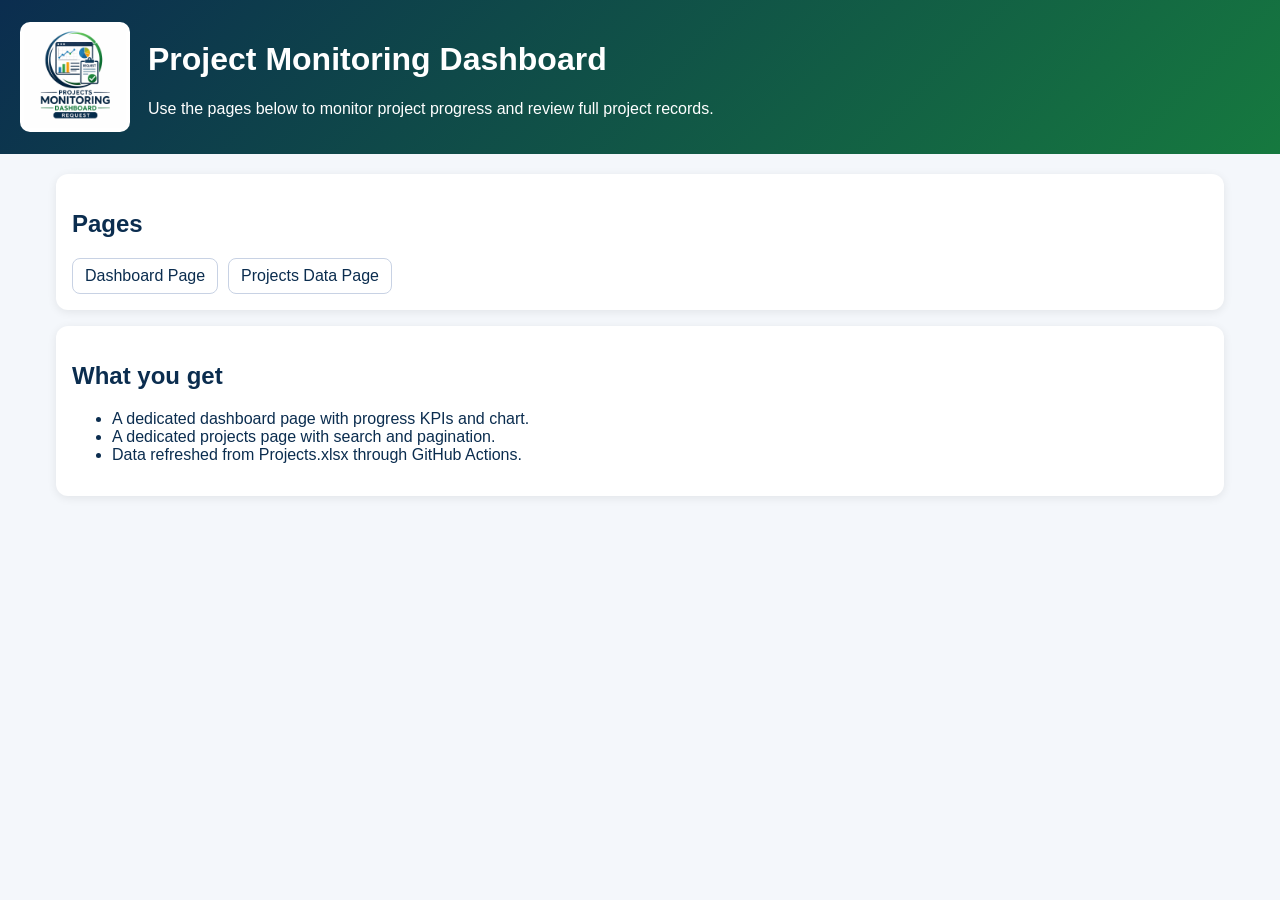
<file: docs/index.html>
<!doctype html>
<html lang="en">
<head>
  <meta charset="UTF-8">
  <meta name="viewport" content="width=device-width, initial-scale=1.0">
  <title>Project Monitoring Dashboard</title>
  <link rel="stylesheet" href="./styles.css">
</head>
<body>
  <header class="cover">
    <img src="./assets/logo.png" alt="Project Monitoring Dashboard Logo" class="logo" />
    <div>
      <h1>Project Monitoring Dashboard</h1>
      <p>Use the pages below to monitor project progress and review full project records.</p>
    </div>
  </header>

  <main class="container">
    <section class="panel nav-panel">
      <h2>Pages</h2>
      <div class="page-links">
        <a class="page-link" href="./dashboard.html">Dashboard Page</a>
        <a class="page-link" href="./projects.html">Projects Data Page</a>
      </div>
    </section>

    <section class="panel">
      <h2>What you get</h2>
      <ul>
        <li>A dedicated dashboard page with progress KPIs and chart.</li>
        <li>A dedicated projects page with search and pagination.</li>
        <li>Data refreshed from <code>Projects.xlsx</code> through GitHub Actions.</li>
      </ul>
    </section>
  </main>
</body>
</html>
</file>
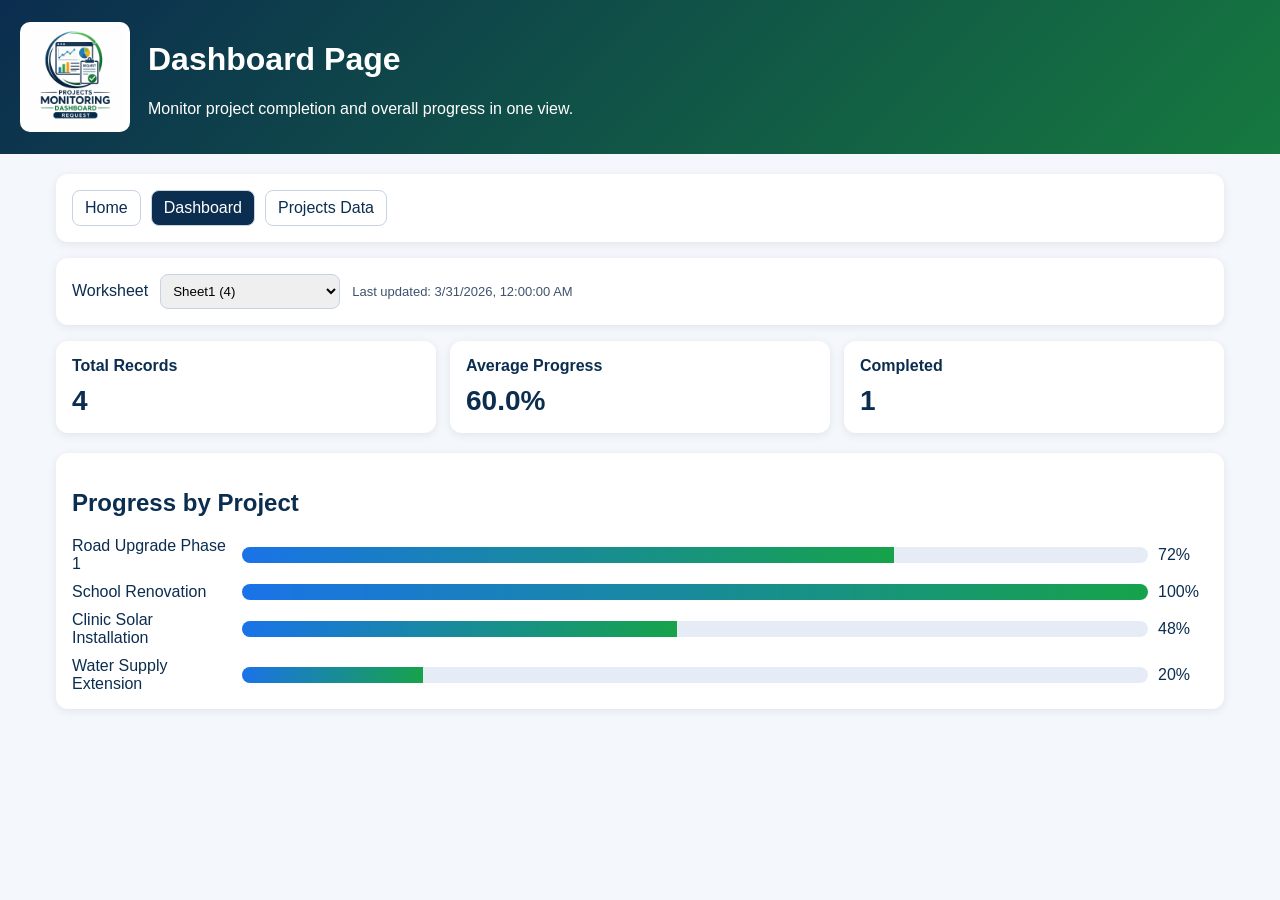
<file: docs/dashboard.html>
<!doctype html>
<html lang="en">
<head>
  <meta charset="UTF-8">
  <meta name="viewport" content="width=device-width, initial-scale=1.0">
  <title>Dashboard | Project Monitoring</title>
  <link rel="stylesheet" href="./styles.css">
</head>
<body>
  <header class="cover">
    <img src="./assets/logo.png" alt="Project Monitoring Dashboard Logo" class="logo" />
    <div>
      <h1>Dashboard Page</h1>
      <p>Monitor project completion and overall progress in one view.</p>
    </div>
  </header>

  <main class="container">
    <nav class="panel nav-panel">
      <div class="page-links">
        <a class="page-link" href="./index.html">Home</a>
        <a class="page-link active" href="./dashboard.html">Dashboard</a>
        <a class="page-link" href="./projects.html">Projects Data</a>
      </div>
    </nav>

    <section class="panel controls">
      <label for="sheetSelect">Worksheet</label>
      <select id="sheetSelect"></select>
      <span id="lastUpdated"></span>
    </section>

    <section class="kpi-grid">
      <article class="kpi-card">
        <h2>Total Records</h2>
        <p id="totalProjects">0</p>
      </article>
      <article class="kpi-card">
        <h2>Average Progress</h2>
        <p id="avgProgress">0%</p>
      </article>
      <article class="kpi-card">
        <h2>Completed</h2>
        <p id="completedCount">0</p>
      </article>
    </section>

    <section class="panel">
      <h2>Progress by Project</h2>
      <div id="progressChart" class="bars"></div>
    </section>
  </main>

  <script src="./app.js"></script>
</body>
</html>
</file>
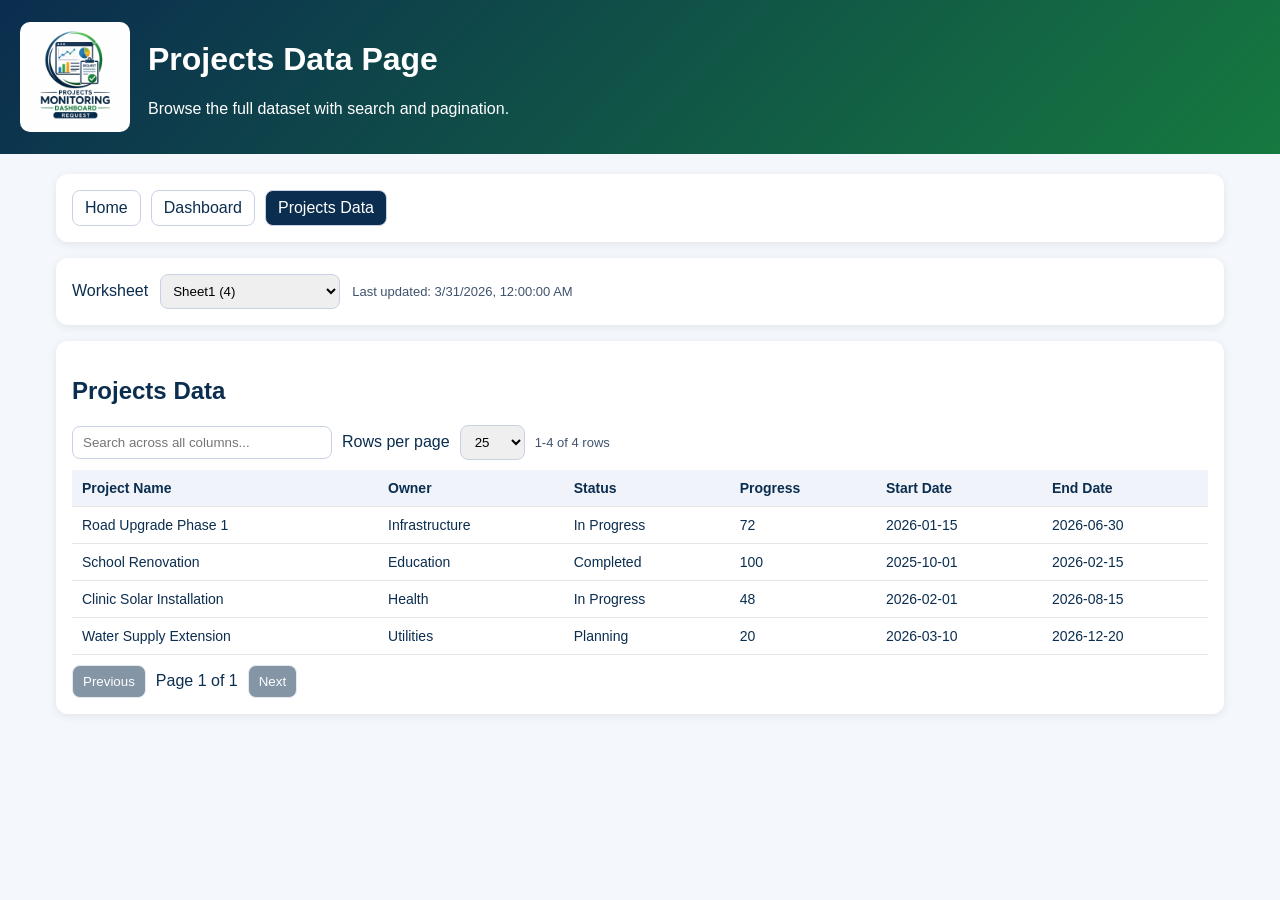
<file: docs/projects.html>
<!doctype html>
<html lang="en">
<head>
  <meta charset="UTF-8">
  <meta name="viewport" content="width=device-width, initial-scale=1.0">
  <title>Projects Data | Project Monitoring</title>
  <link rel="stylesheet" href="./styles.css">
</head>
<body>
  <header class="cover">
    <img src="./assets/logo.png" alt="Project Monitoring Dashboard Logo" class="logo" />
    <div>
      <h1>Projects Data Page</h1>
      <p>Browse the full dataset with search and pagination.</p>
    </div>
  </header>

  <main class="container">
    <nav class="panel nav-panel">
      <div class="page-links">
        <a class="page-link" href="./index.html">Home</a>
        <a class="page-link" href="./dashboard.html">Dashboard</a>
        <a class="page-link active" href="./projects.html">Projects Data</a>
      </div>
    </nav>

    <section class="panel controls">
      <label for="sheetSelect">Worksheet</label>
      <select id="sheetSelect"></select>
      <span id="lastUpdated"></span>
    </section>

    <section class="panel">
      <h2>Projects Data</h2>
      <div class="table-tools">
        <input id="searchInput" type="search" placeholder="Search across all columns..." />
        <label for="pageSizeSelect">Rows per page</label>
        <select id="pageSizeSelect">
          <option value="10">10</option>
          <option value="25" selected>25</option>
          <option value="50">50</option>
          <option value="100">100</option>
        </select>
        <span id="tableSummary"></span>
      </div>
      <div class="table-wrap">
        <table id="projectsTable"></table>
      </div>
      <div class="pager">
        <button id="prevPage" type="button">Previous</button>
        <span id="pageIndicator">Page 1</span>
        <button id="nextPage" type="button">Next</button>
      </div>
    </section>
  </main>

  <script src="./app.js"></script>
</body>
</html>
</file>
<file: docs/styles.css>
* {
  box-sizing: border-box;
  font-family: Arial, sans-serif;
}

body {
  margin: 0;
  background: #f4f7fb;
  color: #0b2d4f;
}

.cover {
  background: linear-gradient(135deg, #0b2d4f, #16793f);
  color: #fff;
  padding: 20px;
  display: flex;
  align-items: center;
  gap: 18px;
}

.logo {
  width: 110px;
  height: 110px;
  object-fit: contain;
  border-radius: 10px;
  background: #fff;
  padding: 4px;
}

.container {
  max-width: 1200px;
  margin: 20px auto;
  padding: 0 16px 30px;
}

.kpi-grid {
  display: grid;
  grid-template-columns: repeat(auto-fit, minmax(180px, 1fr));
  gap: 14px;
  margin-bottom: 20px;
}

.kpi-card,
.panel {
  background: #fff;
  border-radius: 12px;
  box-shadow: 0 2px 10px rgba(0, 0, 0, 0.08);
  padding: 16px;
}

.nav-panel {
  margin-bottom: 16px;
}

.page-links {
  display: flex;
  gap: 10px;
  flex-wrap: wrap;
}

.page-link {
  text-decoration: none;
  color: #0b2d4f;
  border: 1px solid #c8d2e4;
  border-radius: 8px;
  padding: 8px 12px;
  background: #fff;
}

.page-link.active {
  background: #0b2d4f;
  color: #fff;
}

.controls {
  display: flex;
  align-items: center;
  gap: 12px;
  margin-bottom: 16px;
  flex-wrap: wrap;
}

.controls select {
  min-width: 180px;
  padding: 8px;
  border-radius: 8px;
  border: 1px solid #c8d2e4;
}

#lastUpdated {
  color: #3f536f;
  font-size: 13px;
}

.kpi-card h2 {
  margin: 0;
  font-size: 16px;
}

.kpi-card p {
  font-size: 28px;
  margin: 10px 0 0;
  font-weight: 700;
}

.bars {
  display: grid;
  gap: 10px;
}

.bar-row {
  display: grid;
  grid-template-columns: 160px 1fr 50px;
  align-items: center;
  gap: 10px;
}

.bar-track {
  background: #e5ecf5;
  border-radius: 20px;
  overflow: hidden;
}

.bar-fill {
  height: 16px;
  background: linear-gradient(90deg, #1a73e8, #16a34a);
}

.table-wrap {
  overflow-x: auto;
}

.table-tools {
  display: flex;
  gap: 10px;
  align-items: center;
  margin-bottom: 10px;
  flex-wrap: wrap;
}

.table-tools input,
.table-tools select,
.pager button {
  padding: 8px 10px;
  border: 1px solid #c8d2e4;
  border-radius: 8px;
}

#searchInput {
  min-width: 260px;
}

#tableSummary {
  color: #3f536f;
  font-size: 13px;
}

.pager {
  display: flex;
  align-items: center;
  gap: 10px;
  margin-top: 10px;
}

.pager button {
  background: #0b2d4f;
  color: #fff;
  cursor: pointer;
}

.pager button:disabled {
  opacity: 0.5;
  cursor: not-allowed;
}

table {
  width: 100%;
  border-collapse: collapse;
}

th, td {
  border-bottom: 1px solid #e6e6e6;
  padding: 10px;
  text-align: left;
  font-size: 14px;
}

th {
  background: #f0f4fa;
}
</file>
